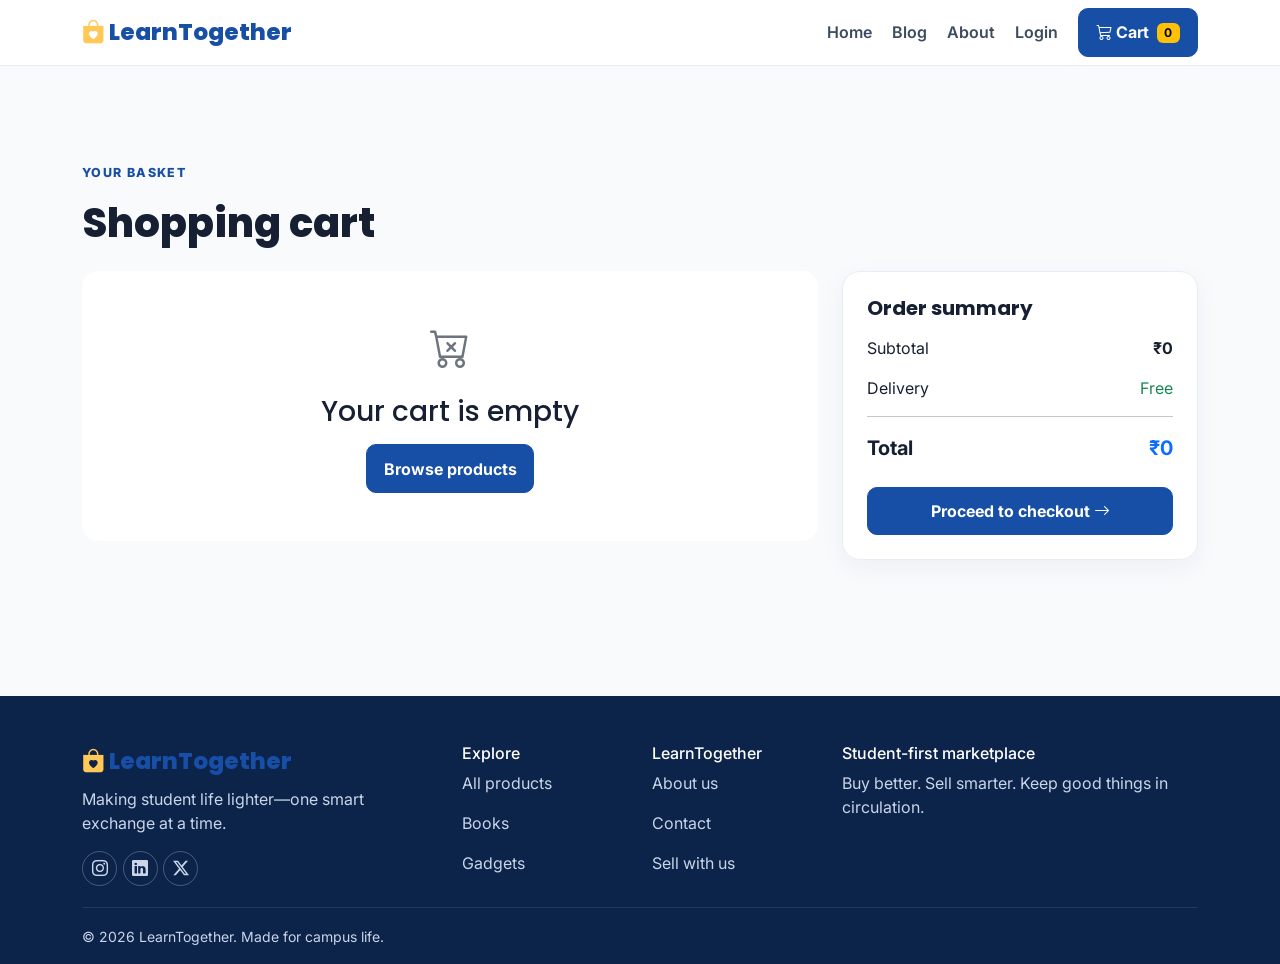
<file: cart.html>
<!doctype html><html lang="en"><head><meta charset="utf-8"><meta name="viewport" content="width=device-width,initial-scale=1"><title>Your Cart | CampusKart</title><link href="https://cdn.jsdelivr.net/npm/bootstrap@5.3.3/dist/css/bootstrap.min.css" rel="stylesheet"><link href="https://cdn.jsdelivr.net/npm/bootstrap-icons@1.11.3/font/bootstrap-icons.css" rel="stylesheet"><link href="css/style.css" rel="stylesheet"></head><body><main class="section"><div class="container"><p class="section-tag">Your basket</p><h1 class="section-title mb-4">Shopping cart</h1><div class="row g-4"><div class="col-lg-8"><div id="cartItems"></div></div><div class="col-lg-4"><aside class="summary-card"><h3 class="h5 fw-bold">Order summary</h3><div class="d-flex justify-content-between mt-3"><span>Subtotal</span><strong id="subtotal"></strong></div><div class="d-flex justify-content-between my-3"><span>Delivery</span><span class="text-success">Free</span></div><hr><div class="d-flex justify-content-between fs-5"><strong>Total</strong><strong id="total" class="text-primary"></strong></div><a class="btn btn-primary w-100 mt-4" href="checkout.html">Proceed to checkout <i class="bi bi-arrow-right"></i></a></aside></div></div></div></main><script src="https://cdn.jsdelivr.net/npm/bootstrap@5.3.3/dist/js/bootstrap.bundle.min.js"></script><script src="js/script.js"></script></body></html>
</file>
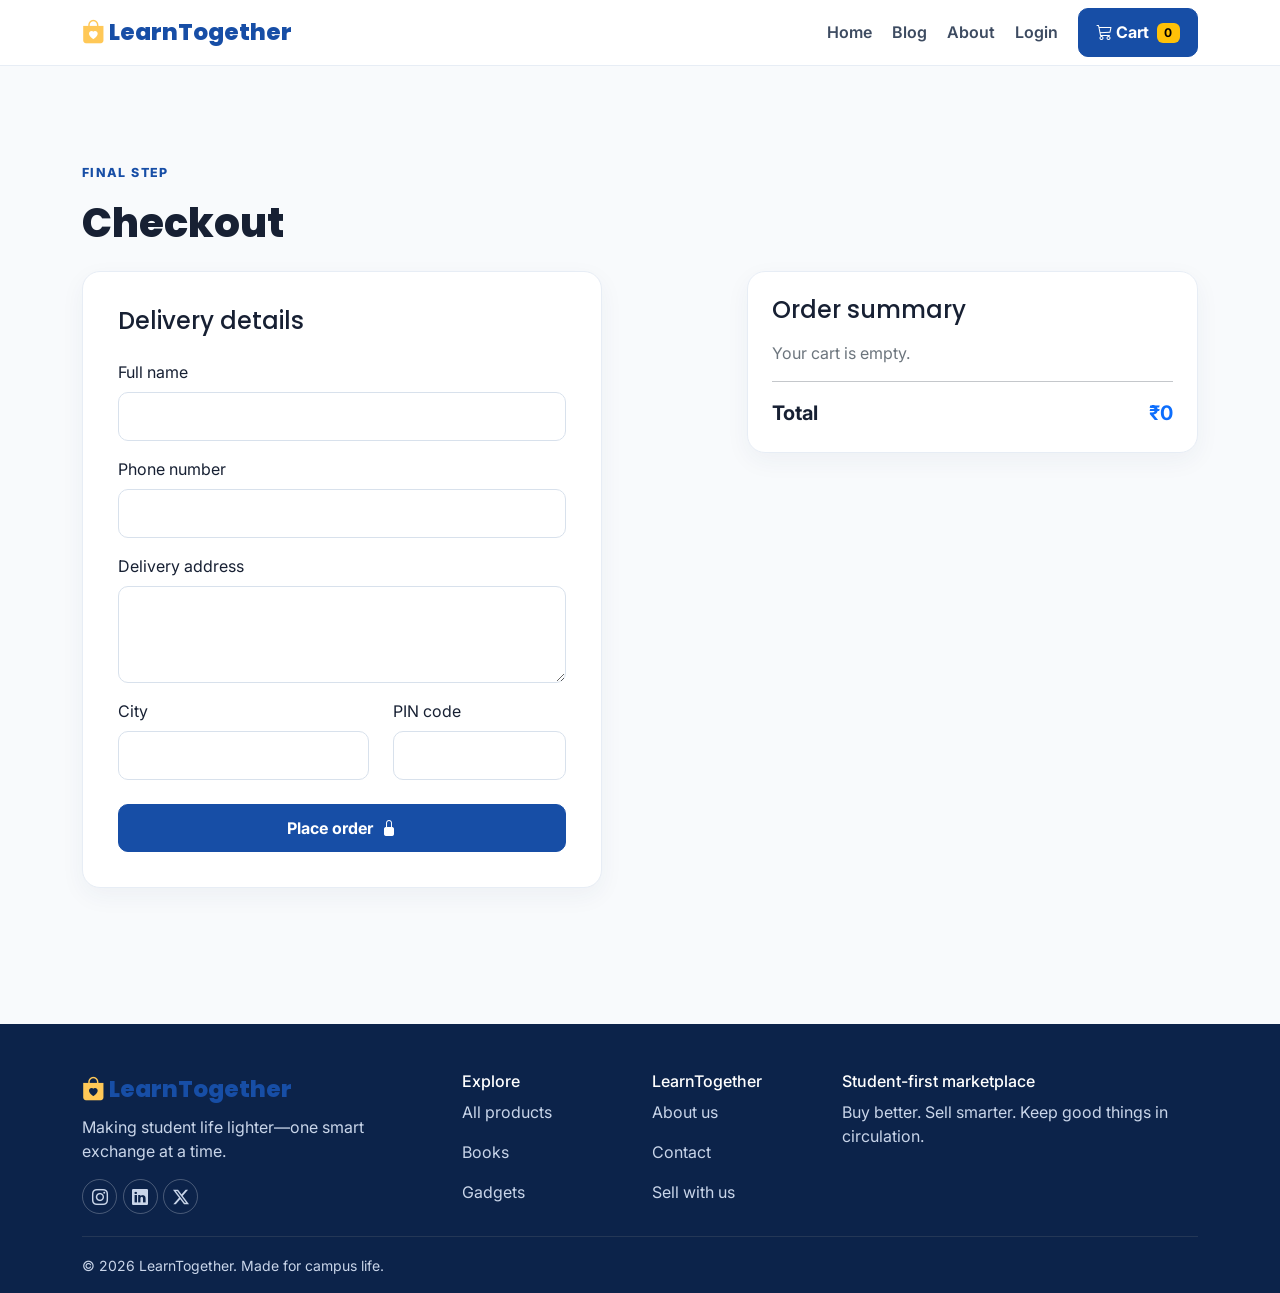
<file: checkout.html>
<!doctype html><html lang="en"><head><meta charset="utf-8"><meta name="viewport" content="width=device-width,initial-scale=1"><title>Checkout | CampusKart</title><link href="https://cdn.jsdelivr.net/npm/bootstrap@5.3.3/dist/css/bootstrap.min.css" rel="stylesheet"><link href="https://cdn.jsdelivr.net/npm/bootstrap-icons@1.11.3/font/bootstrap-icons.css" rel="stylesheet"><link href="css/style.css" rel="stylesheet"></head><body><main class="section"><div class="container"><div id="checkoutContent"><p class="section-tag">Final step</p><h1 class="section-title mb-4">Checkout</h1><div class="row g-4"><div class="col-lg-7"><form id="checkoutForm" class="auth-card needs-validation" novalidate><h2 class="h4 mb-4">Delivery details</h2><div class="mb-3"><label class="form-label">Full name</label><input class="form-control" required></div><div class="mb-3"><label class="form-label">Phone number</label><input type="tel" pattern="[0-9]{10}" class="form-control" required></div><div class="mb-3"><label class="form-label">Delivery address</label><textarea class="form-control" rows="3" required></textarea></div><div class="row"><div class="col-md-7 mb-3"><label class="form-label">City</label><input class="form-control" required></div><div class="col-md-5 mb-3"><label class="form-label">PIN code</label><input class="form-control" pattern="[0-9]{6}" required></div></div><button class="btn btn-primary w-100 mt-2">Place order <i class="bi bi-lock-fill ms-1"></i></button></form></div><div class="col-lg-5"><aside class="summary-card"><h2 class="h4">Order summary</h2><div id="orderItems" class="text-secondary mt-3"></div><hr><div class="d-flex justify-content-between fs-5"><strong>Total</strong><strong id="checkoutTotal" class="text-primary"></strong></div></aside></div></div></div><div id="orderSuccess" class="order-success mx-auto" style="max-width:620px"><i class="bi bi-check-circle-fill display-3"></i><h1 class="section-title mt-3">Order placed!</h1><p class="mb-4">Thanks for choosing CampusKart. Your seller will be in touch with pickup details soon.</p><a class="btn btn-primary" href="products.html">Keep browsing</a></div></div></main><script src="https://cdn.jsdelivr.net/npm/bootstrap@5.3.3/dist/js/bootstrap.bundle.min.js"></script><script src="js/script.js"></script></body></html>
</file>
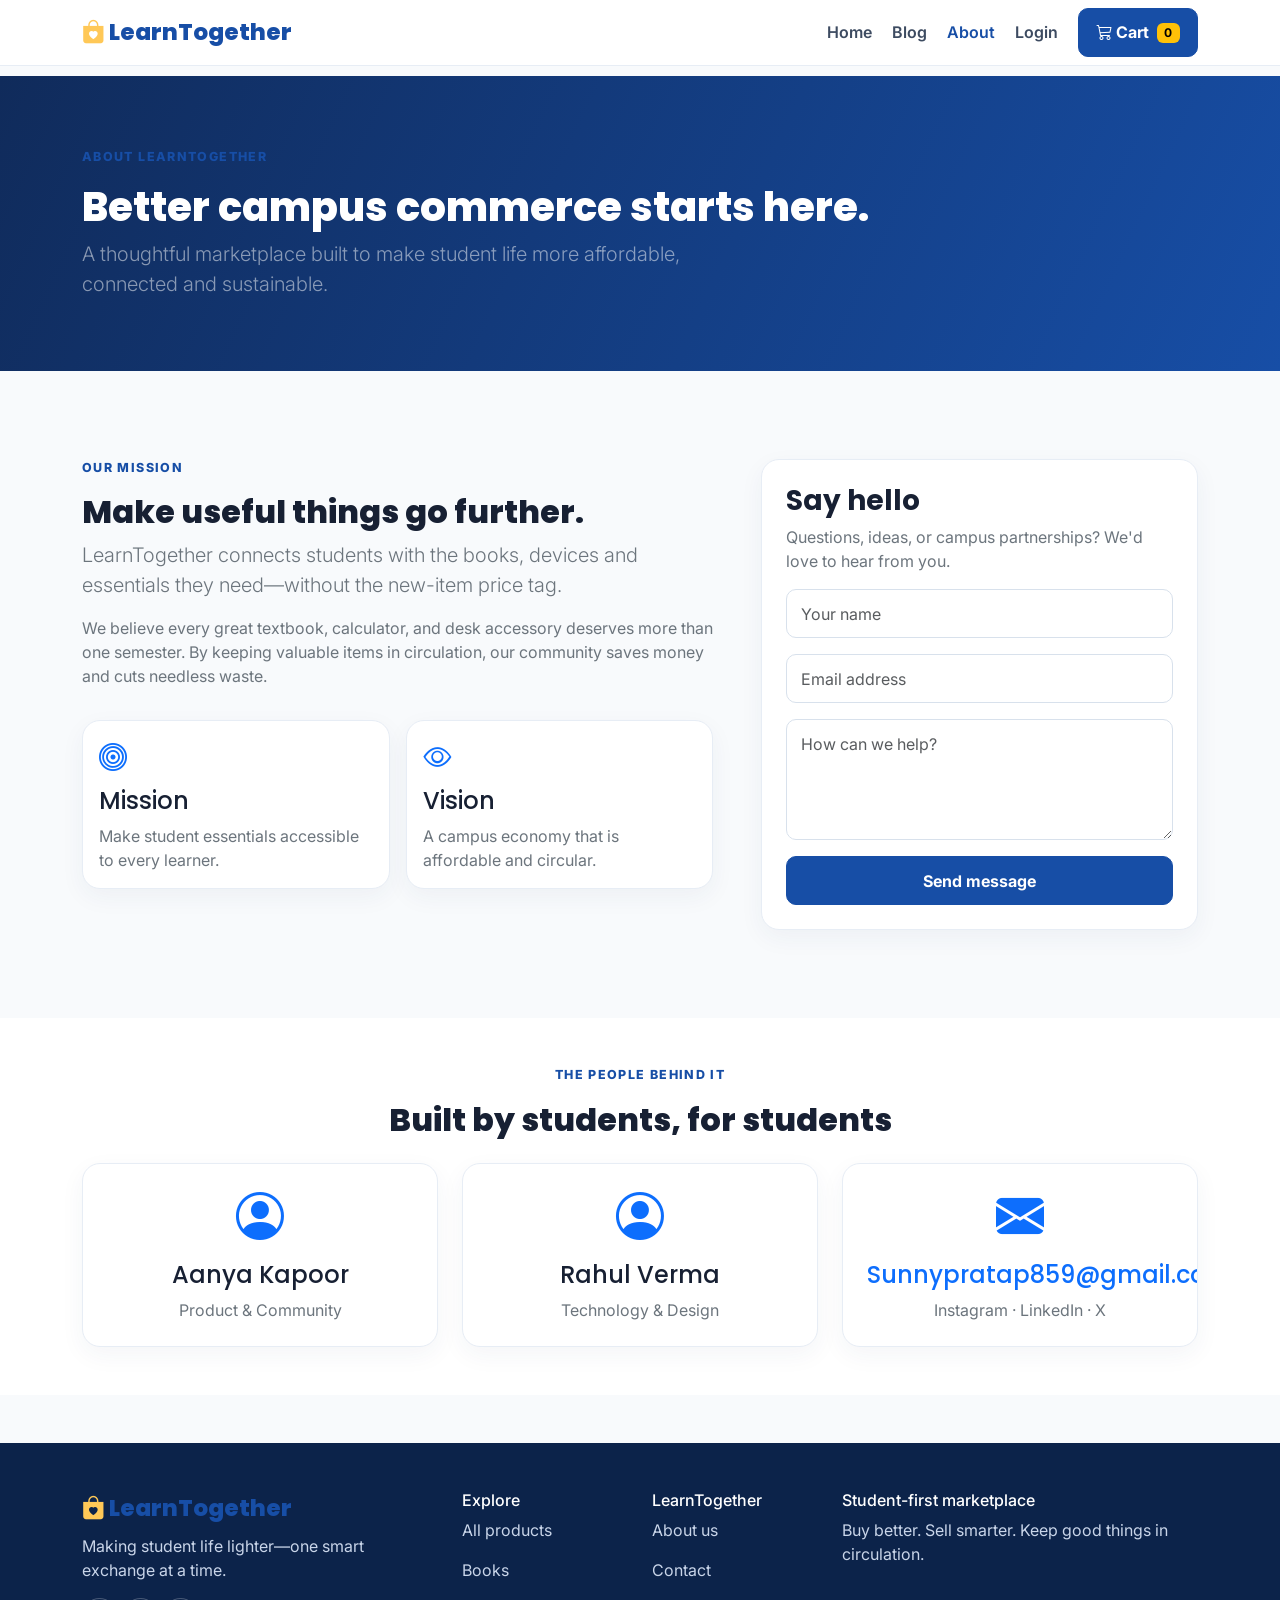
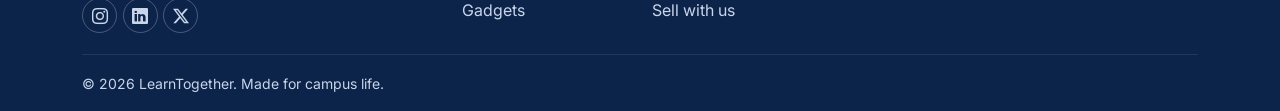
<file: contact.html>
<!doctype html><html lang="en"><head><meta charset="utf-8"><meta name="viewport" content="width=device-width,initial-scale=1"><title>About CampusKart</title><link href="https://cdn.jsdelivr.net/npm/bootstrap@5.3.3/dist/css/bootstrap.min.css" rel="stylesheet"><link href="https://cdn.jsdelivr.net/npm/bootstrap-icons@1.11.3/font/bootstrap-icons.css" rel="stylesheet"><link href="css/style.css" rel="stylesheet"></head><body><main><section class="page-hero"><div class="container"><p class="section-tag text-yellow">About CampusKart</p><h1 class="section-title">Better campus commerce starts here.</h1><p class="lead text-white-50 mb-0 col-lg-7">A thoughtful marketplace built to make student life more affordable, connected and sustainable.</p></div></section><section class="section"><div class="container"><div class="row g-5"><div class="col-lg-7"><p class="section-tag">Our mission</p><h2 class="section-title">Make useful things go further.</h2><p class="lead text-secondary">CampusKart connects students with the books, devices and essentials they need—without the new-item price tag.</p><p class="text-secondary">We believe every great textbook, calculator, and desk accessory deserves more than one semester. By keeping valuable items in circulation, our community saves money and cuts needless waste.</p><div class="row g-3 mt-2"><div class="col-sm-6"><div class="contact-card p-3"><i class="bi bi-bullseye fs-3 text-primary"></i><h4 class="mt-2">Mission</h4><p class="mb-0 text-secondary">Make student essentials accessible to every learner.</p></div></div><div class="col-sm-6"><div class="contact-card p-3"><i class="bi bi-eye fs-3 text-primary"></i><h4 class="mt-2">Vision</h4><p class="mb-0 text-secondary">A campus economy that is affordable and circular.</p></div></div></div></div><div class="col-lg-5"><div class="contact-card p-4"><h2 class="h3 fw-bold">Say hello</h2><p class="text-secondary">Questions, ideas, or campus partnerships? We'd love to hear from you.</p><form class="needs-validation" novalidate data-demo="Thanks! Your message has been sent."><div class="mb-3"><input class="form-control" placeholder="Your name" required></div><div class="mb-3"><input type="email" class="form-control" placeholder="Email address" required></div><div class="mb-3"><textarea class="form-control" rows="4" placeholder="How can we help?" required></textarea></div><button class="btn btn-primary w-100">Send message</button></form></div></div></div></section><section class="py-5 bg-white"><div class="container"><p class="section-tag text-center">The people behind it</p><h2 class="section-title text-center mb-4">Built by students, for students</h2><div class="row justify-content-center g-4"><div class="col-md-4"><div class="contact-card text-center p-4 h-100"><i class="bi bi-person-circle display-5 text-primary"></i><h4 class="mt-3">Aanya Kapoor</h4><p class="text-secondary mb-0">Product & Community</p></div></div><div class="col-md-4"><div class="contact-card text-center p-4 h-100"><i class="bi bi-person-circle display-5 text-primary"></i><h4 class="mt-3">Rahul Verma</h4><p class="text-secondary mb-0">Technology & Design</p></div></div><div class="col-md-4"><div class="contact-card text-center p-4 h-100"><i class="bi bi-envelope-fill display-5 text-primary"></i><h4 class="mt-3">hello@campuskart.in</h4><p class="text-secondary mb-0">Instagram · LinkedIn · X</p></div></div></div></div></section></main><script src="https://cdn.jsdelivr.net/npm/bootstrap@5.3.3/dist/js/bootstrap.bundle.min.js"></script><script src="js/script.js"></script></body></html>
</file>
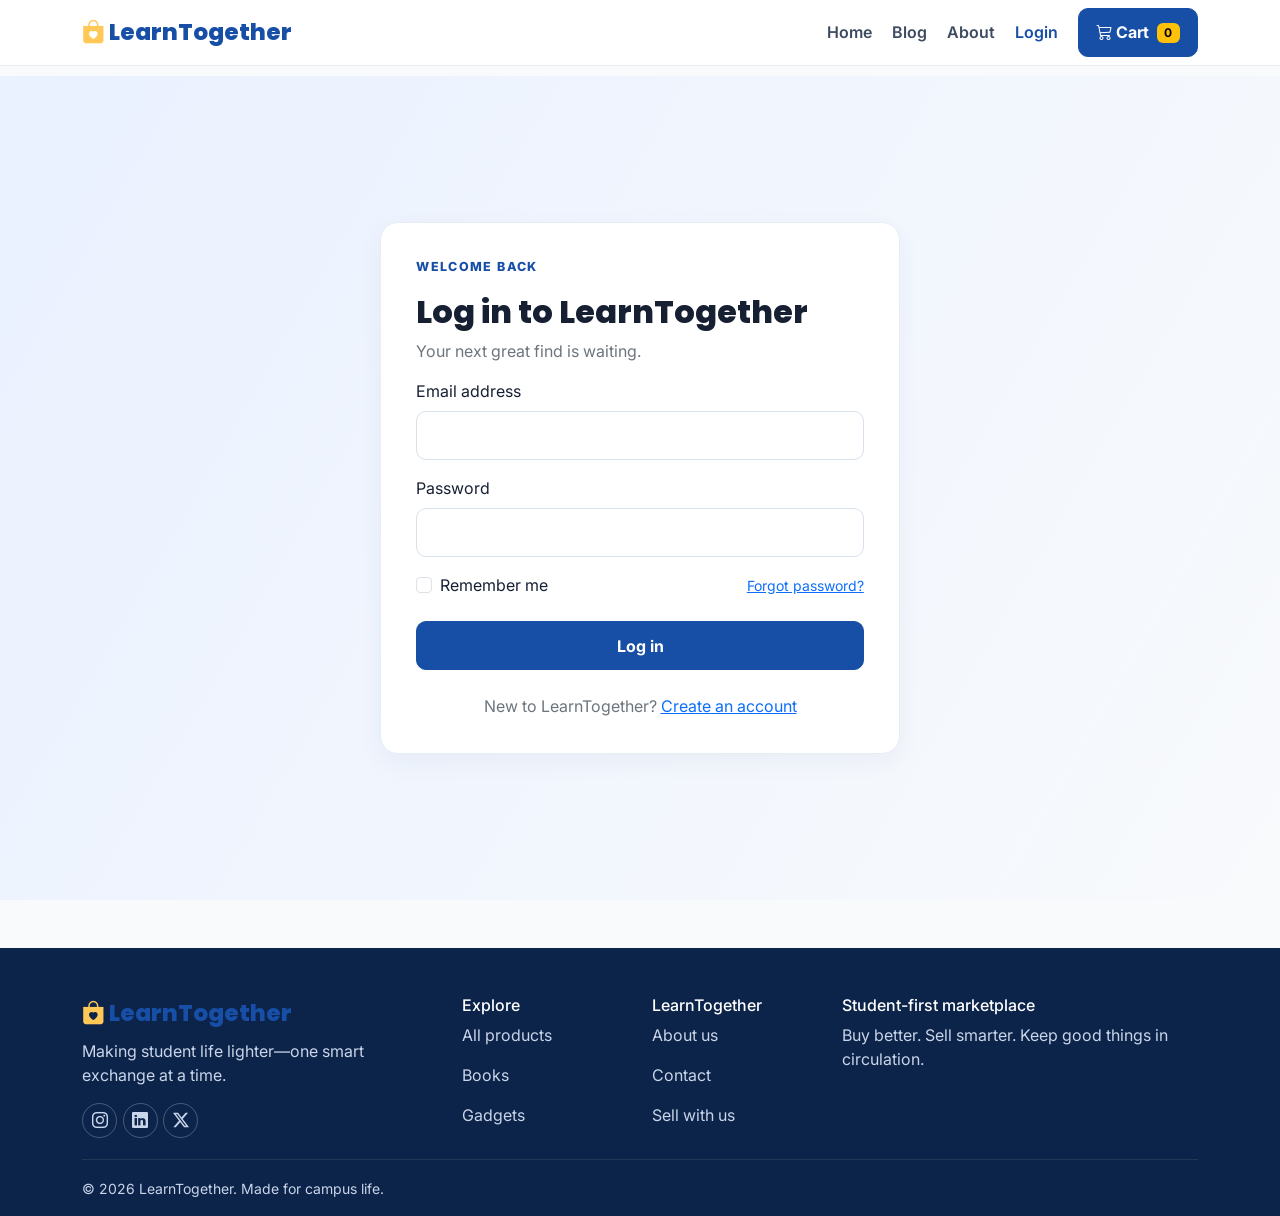
<file: login.html>
<!doctype html><html lang="en"><head><meta charset="utf-8"><meta name="viewport" content="width=device-width,initial-scale=1"><title>Login | CampusKart</title><link href="https://cdn.jsdelivr.net/npm/bootstrap@5.3.3/dist/css/bootstrap.min.css" rel="stylesheet"><link href="https://cdn.jsdelivr.net/npm/bootstrap-icons@1.11.3/font/bootstrap-icons.css" rel="stylesheet"><link href="css/style.css" rel="stylesheet"></head><body><main class="auth-wrap"><section class="auth-card"><p class="section-tag">Welcome back</p><h1 class="section-title h2">Log in to CampusKart</h1><p class="text-secondary">Your next great find is waiting.</p><form class="needs-validation" novalidate data-demo="Logged in successfully (demo)."><div class="mb-3"><label class="form-label">Email address</label><input type="email" class="form-control" required><div class="invalid-feedback">Enter a valid email.</div></div><div class="mb-3"><label class="form-label">Password</label><input type="password" class="form-control" required><div class="invalid-feedback">Password is required.</div></div><div class="d-flex justify-content-between align-items-center mb-4"><label class="form-check-label"><input class="form-check-input me-1" type="checkbox"> Remember me</label><a href="#" class="small">Forgot password?</a></div><button class="btn btn-primary w-100">Log in</button></form><p class="text-center text-secondary mt-4 mb-0">New to CampusKart? <a href="register.html">Create an account</a></p></section></main><script src="https://cdn.jsdelivr.net/npm/bootstrap@5.3.3/dist/js/bootstrap.bundle.min.js"></script><script src="js/script.js"></script></body></html>
</file>
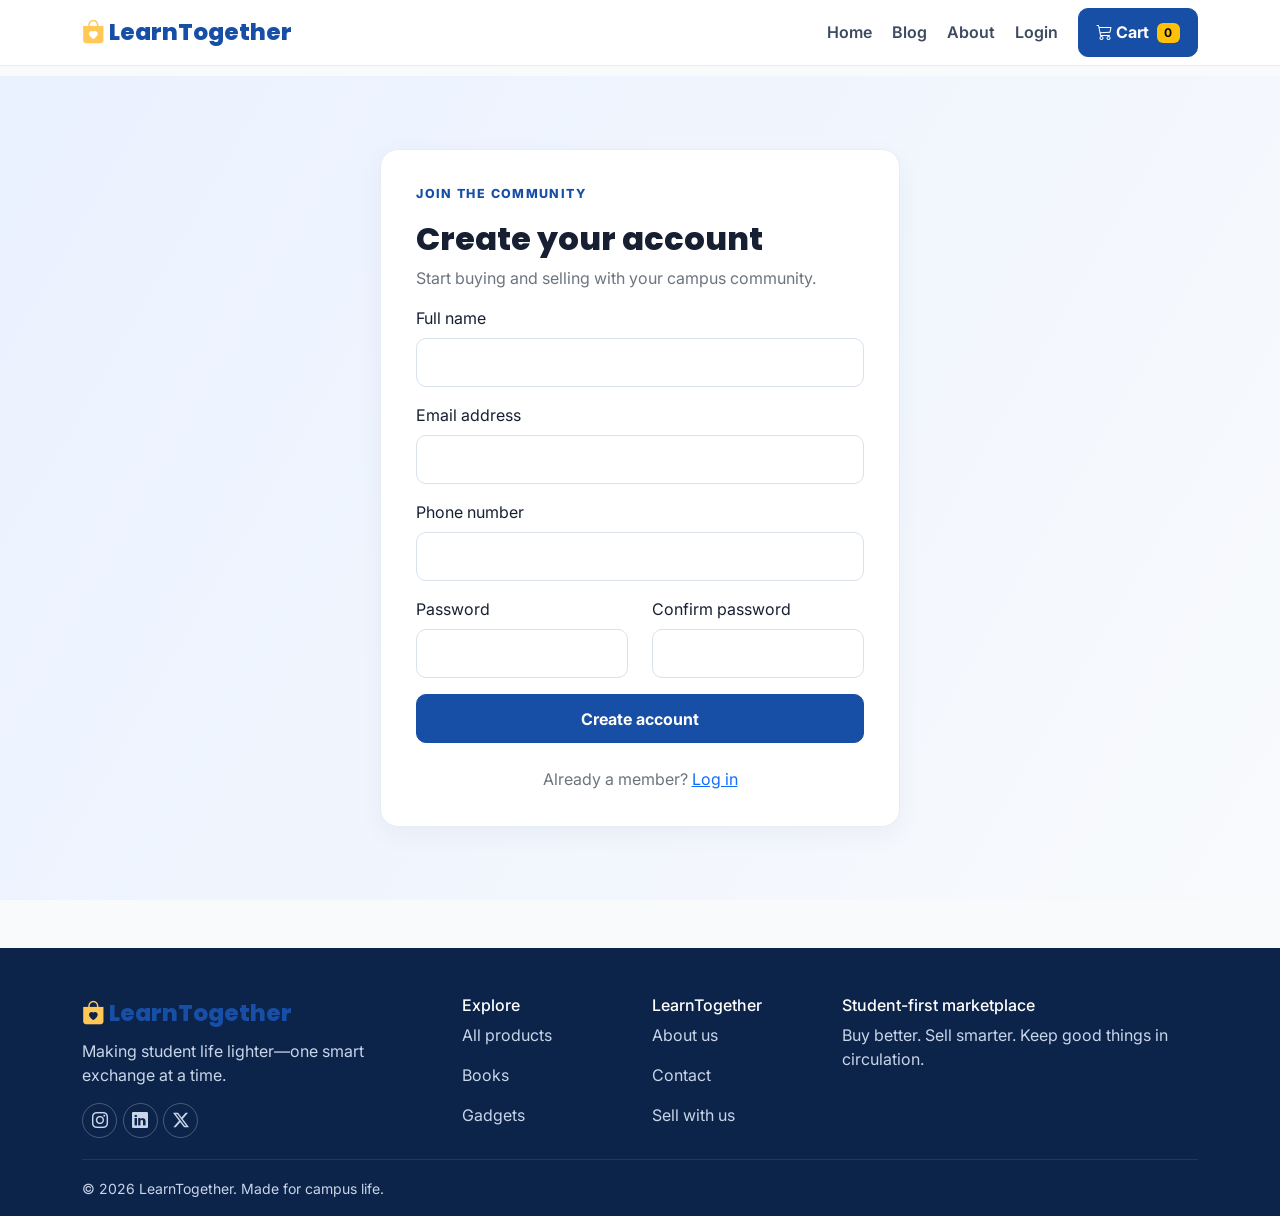
<file: register.html>
<!doctype html><html lang="en"><head><meta charset="utf-8"><meta name="viewport" content="width=device-width,initial-scale=1"><title>Join CampusKart</title><link href="https://cdn.jsdelivr.net/npm/bootstrap@5.3.3/dist/css/bootstrap.min.css" rel="stylesheet"><link href="https://cdn.jsdelivr.net/npm/bootstrap-icons@1.11.3/font/bootstrap-icons.css" rel="stylesheet"><link href="css/style.css" rel="stylesheet"></head><body><main class="auth-wrap"><section class="auth-card"><p class="section-tag">Join the community</p><h1 class="section-title h2">Create your account</h1><p class="text-secondary">Start buying and selling with your campus community.</p><form class="needs-validation" novalidate data-demo="Welcome to CampusKart! Your account is ready."><div class="mb-3"><label class="form-label">Full name</label><input class="form-control" required><div class="invalid-feedback">Please enter your name.</div></div><div class="mb-3"><label class="form-label">Email address</label><input type="email" class="form-control" required><div class="invalid-feedback">Enter a valid email.</div></div><div class="mb-3"><label class="form-label">Phone number</label><input type="tel" pattern="[0-9]{10}" class="form-control" required><div class="invalid-feedback">Enter a 10-digit phone number.</div></div><div class="row"><div class="col-md-6 mb-3"><label class="form-label">Password</label><input type="password" minlength="6" class="form-control" required></div><div class="col-md-6 mb-3"><label class="form-label">Confirm password</label><input type="password" minlength="6" class="form-control" required></div></div><button class="btn btn-primary w-100">Create account</button></form><p class="text-center text-secondary mt-4 mb-0">Already a member? <a href="login.html">Log in</a></p></section></main><script src="https://cdn.jsdelivr.net/npm/bootstrap@5.3.3/dist/js/bootstrap.bundle.min.js"></script><script src="js/script.js"></script></body></html>
</file>
<file: css/style.css>
@import url('https://fonts.googleapis.com/css2?family=Inter:wght@400;500;600;700;800&family=Poppins:wght@600;700;800&display=swap');
:root{--blue:#174EA6;--navy:#102b5b;--yellow:#FFC857;--ink:#172033;--muted:#64748b;--bg:#f8fafc;--line:#e7edf5}*{box-sizing:border-box}body{font-family:Inter,sans-serif;color:var(--ink);background:var(--bg);padding-top:76px}h1,h2,h3,h4,.brand{font-family:Poppins,sans-serif}.navbar{background:rgba(255,255,255,.94)!important;backdrop-filter:blur(12px);border-bottom:1px solid var(--line)}.brand{color:var(--blue)!important;font-size:1.45rem;font-weight:800}.brand i{color:var(--yellow)}.nav-link{font-weight:600;color:#3d4b61!important}.nav-link:hover,.nav-link.active{color:var(--blue)!important}.btn-primary{background:var(--blue);border-color:var(--blue);font-weight:700}.btn-primary:hover{background:#103d88;border-color:#103d88;transform:translateY(-1px)}.btn-warning{background:var(--yellow);border-color:var(--yellow);color:#372700;font-weight:700}.btn{border-radius:10px;padding:.7rem 1.05rem;transition:.2s ease}.hero{background:linear-gradient(120deg,#102b5b 0%,#174ea6 60%,#266bd0 100%);min-height:530px;overflow:hidden;position:relative}.hero:before{content:'';position:absolute;width:550px;height:550px;border:60px solid rgba(255,255,255,.08);border-radius:50%;right:-150px;top:-220px}.hero .container{position:relative}.eyebrow{display:inline-flex;align-items:center;gap:.5rem;background:rgba(255,200,87,.18);color:#ffe7a5;border:1px solid rgba(255,255,255,.2);padding:.45rem .8rem;border-radius:30px;font-size:.8rem;font-weight:700}.display-title{font-size:clamp(2.45rem,5vw,4.35rem);font-weight:800;line-height:1.1}.text-yellow{color:var(--yellow)}.hero-img{width:100%;height:390px;object-fit:cover;border-radius:26px;box-shadow:20px 22px 0 rgba(255,200,87,.75);transform:rotate(2deg)}.stat{border-left:1px solid rgba(255,255,255,.25);padding-left:1rem}.section{padding:5.5rem 0}.section-tag{font-size:.78rem;letter-spacing:.11em;text-transform:uppercase;font-weight:800;color:var(--blue)}.section-title{font-weight:800}.product-card,.category-card,.how-card,.auth-card,.summary-card,.contact-card{border:1px solid var(--line);border-radius:18px;background:#fff;overflow:hidden;box-shadow:0 8px 24px rgba(34,57,91,.05);transition:.25s ease}.product-card:hover,.category-card:hover{transform:translateY(-7px);box-shadow:0 18px 32px rgba(34,57,91,.12)}.product-img{width:100%;height:210px;object-fit:cover}.product-card .card-body{padding:1.15rem}.product-title{font-weight:700;font-size:1rem;min-height:48px}.price{font-size:1.2rem;font-weight:800;color:var(--blue)}.condition{font-size:.72rem;font-weight:700;padding:.35rem .55rem;border-radius:30px;background:#e8f7ef;color:#16804b}.condition.fair{background:#fff4dd;color:#a16207}.condition.new{background:#e8f0ff;color:#174ea6}.category-card{height:190px;position:relative;color:#fff;background-size:cover;background-position:center}.category-card:before{content:'';position:absolute;inset:0;background:linear-gradient(0deg,rgba(11,29,64,.84),rgba(11,29,64,.08))}.category-card>*{position:relative}.category-icon{background:var(--yellow);color:#513900;width:45px;height:45px;display:grid;place-items:center;border-radius:12px;font-size:1.35rem}.how-number{width:44px;height:44px;background:#eaf1ff;color:var(--blue);display:grid;place-items:center;border-radius:50%;font-weight:800}.carousel-item img{height:430px;object-fit:cover;filter:brightness(.65)}.carousel-caption{bottom:20%;text-align:left;max-width:570px}.carousel-caption h2{font-size:clamp(2rem,4vw,3.2rem);font-weight:800}.page-hero{background:linear-gradient(115deg,#102b5b,#174ea6);padding:4.5rem 0;color:#fff}.filter-box{background:#fff;padding:1rem;border:1px solid var(--line);border-radius:14px}.form-control,.form-select{border-radius:10px;border-color:#d8e1ec;padding:.72rem .85rem}.form-control:focus,.form-select:focus{border-color:var(--blue);box-shadow:0 0 0 .2rem rgba(23,78,166,.12)}.detail-img{width:100%;height:470px;object-fit:cover;border-radius:20px}.seller{background:#f4f7fb;border-radius:13px}.auth-wrap{min-height:calc(100vh - 76px);background:linear-gradient(120deg,#eaf1ff,#f8fafc);display:grid;place-items:center;padding:3rem 1rem}.auth-card{width:min(100%,520px);padding:2.2rem}.cart-item{background:#fff;border:1px solid var(--line);border-radius:14px;padding:1rem}.cart-thumb{width:100px;height:82px;object-fit:cover;border-radius:10px}.qty-control{display:inline-flex;border:1px solid var(--line);border-radius:9px;overflow:hidden}.qty-control button{border:0;background:#fff;width:32px}.qty-control span{width:33px;text-align:center;padding:.3rem}.summary-card{padding:1.5rem;position:sticky;top:95px}.order-success{display:none;text-align:center;padding:2rem;border-radius:16px;background:#e8f7ef;color:#12633a}.footer{background:#0c234a;color:#c9d5e9}.footer a{color:#c9d5e9;text-decoration:none}.footer a:hover{color:var(--yellow)}.social a{display:inline-grid;place-items:center;width:35px;height:35px;border:1px solid rgba(255,255,255,.25);border-radius:50%;margin-right:.35rem}.toast-container{z-index:1090}@media(max-width:991px){.hero{padding:4.5rem 0}.hero-img{height:290px;margin-top:1rem}.detail-img{height:330px}.carousel-item img{height:390px}}@media(max-width:575px){body{padding-top:68px}.section{padding:3.8rem 0}.carousel-item img{height:380px}.carousel-caption{bottom:12%;left:9%;right:9%}.hero-img{box-shadow:10px 12px 0 rgba(255,200,87,.7)}.cart-thumb{width:74px;height:66px}}
</file>
